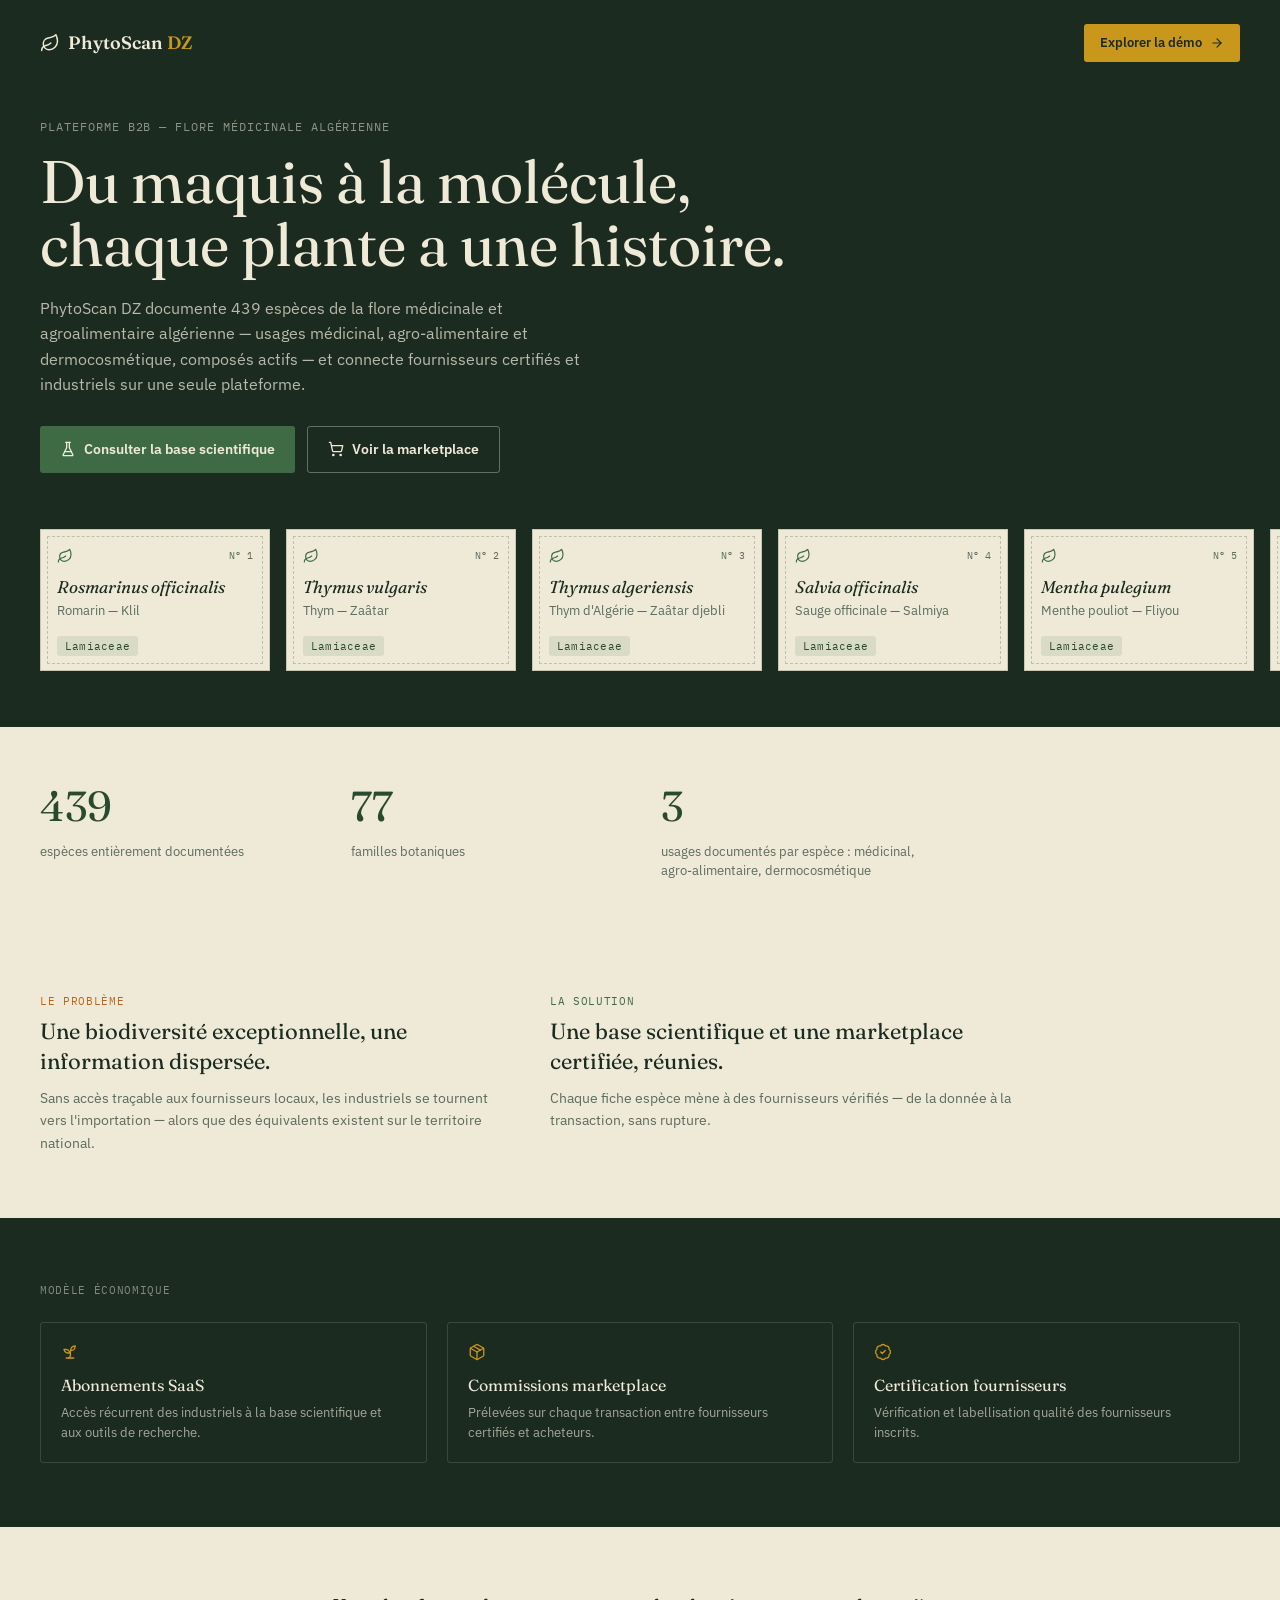
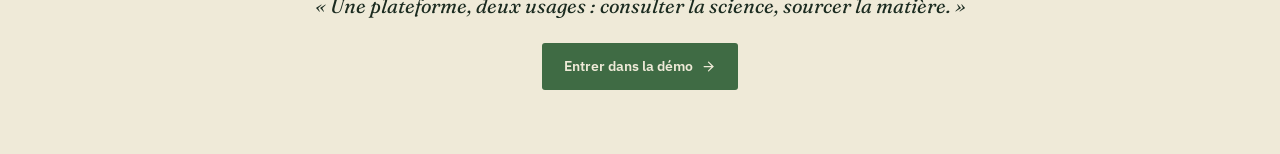
<file: index.html>
<!DOCTYPE html>
<html lang="fr">
<head>
<meta charset="UTF-8" />
<meta name="viewport" content="width=device-width, initial-scale=1.0" />
<title>PhytoScan DZ — Prototype</title>
<meta name="description" content="Plateforme B2B recensant 431 espèces de la flore médicinale et agroalimentaire algérienne, avec 51 fiches déjà documentées, et connectant fournisseurs certifiés et industriels." />
<link rel="stylesheet" href="tailwind.css" />
<link rel="preconnect" href="https://fonts.googleapis.com">
<link rel="preconnect" href="https://fonts.gstatic.com" crossorigin>
<link href="https://fonts.googleapis.com/css2?family=Fraunces:ital,opsz,wght@0,9..144,400;0,9..144,600;0,9..144,700;1,9..144,500&family=IBM+Plex+Sans:wght@400;500;600&family=IBM+Plex+Mono:wght@400;500&display=swap" rel="stylesheet">
<style>html, body { margin: 0; padding: 0; }</style>
</head>
  <body>
  <div id="root"></div>
  <script src="bundle.js"></script>
</body>
</html>
</file>
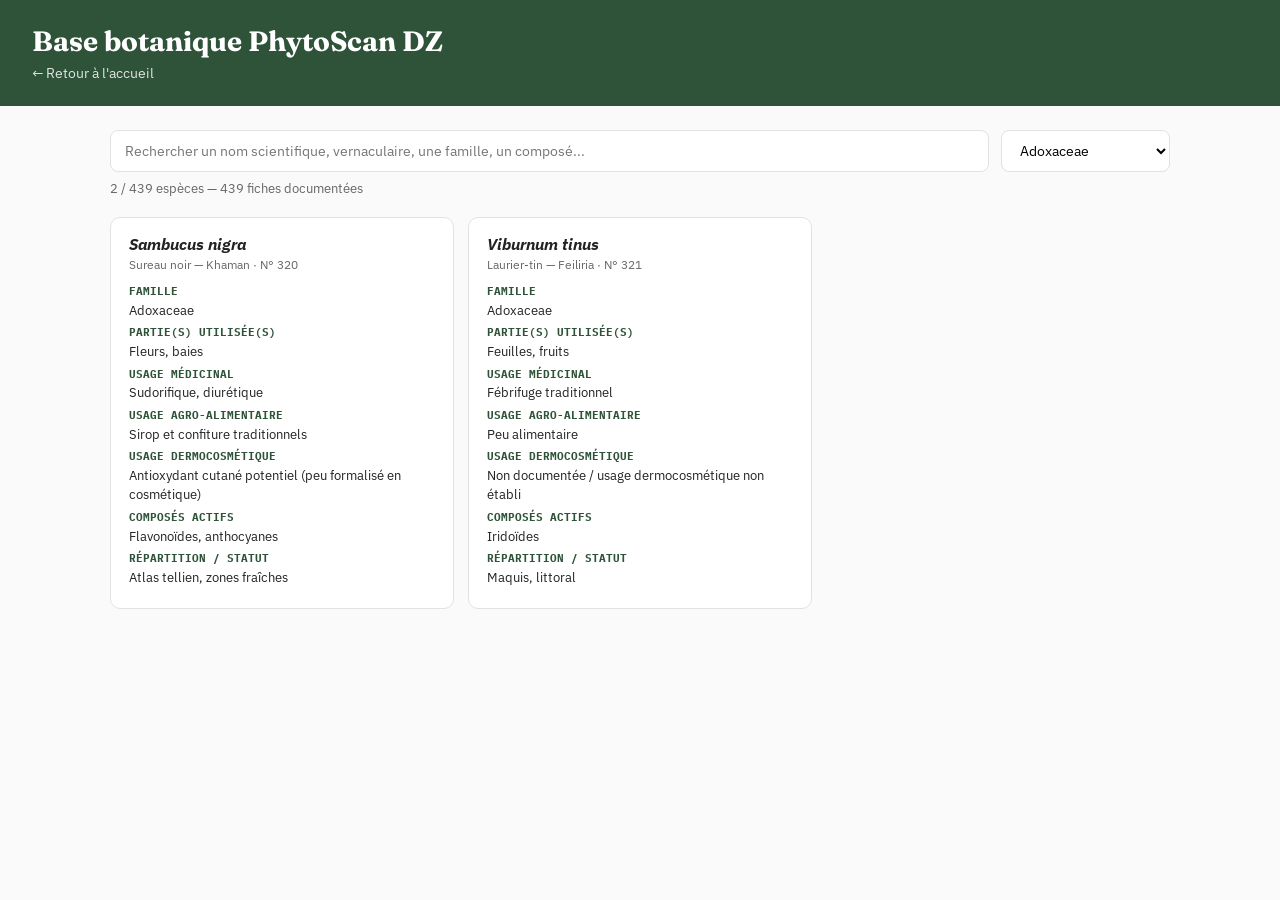
<file: base-botanique.html>
<!DOCTYPE html>
<html lang="fr">
<head>
<meta charset="UTF-8" />
<meta name="viewport" content="width=device-width, initial-scale=1.0" />
<title>PhytoScan DZ — Base botanique</title>
<meta name="description" content="Base de données de la flore médicinale et agro-alimentaire algérienne — 439 espèces documentées — PhytoScan DZ" />
<link rel="preconnect" href="https://fonts.googleapis.com">
<link rel="preconnect" href="https://fonts.gstatic.com" crossorigin>
<link href="https://fonts.googleapis.com/css2?family=Fraunces:ital,opsz,wght@0,9..144,400;0,9..144,600;0,9..144,700;1,9..144,500&family=IBM+Plex+Sans:wght@400;500;600&family=IBM+Plex+Mono:wght@400;500&display=swap" rel="stylesheet">
<style>
  :root { --green: #2E5339; --green-light: #EAF1EC; --text: #222; --muted: #666; --border: #e2e2e2; }
  * { box-sizing: border-box; }
  html, body { margin: 0; padding: 0; }
  body { font-family: 'IBM Plex Sans', Arial, sans-serif; color: var(--text); background: #fafafa; }
  header { background: var(--green); color: #fff; padding: 24px 32px; }
  header h1 { font-family: 'Fraunces', serif; margin: 0 0 4px 0; font-size: 28px; }
  header a { color: #fff; opacity: 0.85; text-decoration: none; font-size: 14px; }
  header a:hover { opacity: 1; text-decoration: underline; }
  main { max-width: 1100px; margin: 0 auto; padding: 24px 20px 60px; }
  .controls { display: flex; gap: 12px; flex-wrap: wrap; margin-bottom: 8px; }
  .controls input, .controls select {
    padding: 10px 14px; border: 1px solid var(--border); border-radius: 8px;
    font-family: inherit; font-size: 14px; background: #fff;
  }
  .controls input { flex: 1; min-width: 240px; }
  .count { color: var(--muted); font-size: 13px; margin: 8px 0 20px; }
  .grid { display: grid; gap: 14px; grid-template-columns: repeat(auto-fill, minmax(300px, 1fr)); }
  .card { background: #fff; border: 1px solid var(--border); border-radius: 10px; padding: 16px 18px; }
  .card h3 { margin: 0 0 2px 0; font-size: 16px; font-style: italic; }
  .card .meta { font-size: 12px; color: var(--muted); margin: 0 0 10px 0; }
  .card p { margin: 5px 0; font-size: 13px; line-height: 1.5; }
  .card p strong { color: var(--green); display: block; font-size: 10.5px; font-family: 'IBM Plex Mono', monospace; text-transform: uppercase; margin-bottom: 1px; }
  .empty { text-align: center; color: var(--muted); padding: 40px 0; }
</style>
</head>
<body>

<header>
  <h1>Base botanique PhytoScan DZ</h1>
  <a href="index.html">&larr; Retour à l'accueil</a>
</header>

<main>
  <div class="controls">
    <input id="search" type="text" placeholder="Rechercher un nom scientifique, vernaculaire, une famille, un composé..." />
    <select id="family"></select>
  </div>
  <p class="count" id="count"></p>
  <div class="grid" id="grid"></div>
  <div class="empty" id="empty" style="display:none;">Aucune plante ne correspond à ta recherche.</div>
</main>

<script>
let plants = [];

async function init() {
  const res = await fetch('plants.json');
  plants = await res.json();

  const familySelect = document.getElementById('family');
  const families = ["Toutes les familles", ...new Set(plants.map(p => p.family))].sort();
  familySelect.innerHTML = families.map(f => `<option value="${f}">${f}</option>`).join('');

  document.getElementById('search').addEventListener('input', render);
  familySelect.addEventListener('change', render);

  render();
}

function render() {
  const q = document.getElementById('search').value.trim().toLowerCase();
  const family = document.getElementById('family').value;

  const filtered = plants.filter(p => {
    const matchesFamily = !family || family === "Toutes les familles" || p.family === family;
    if (!matchesFamily) return false;
    if (!q) return true;
    return [p.scientificName, p.vernacularNameFr, p.vernacularNameAr, p.family, p.activeCompounds, p.medicinalUse, p.agroFoodUse, p.dermocosmeticUse]
      .join(' ').toLowerCase().includes(q);
  });

  document.getElementById('count').textContent = `${filtered.length} / ${plants.length} espèces — 439 fiches documentées`;

  const grid = document.getElementById('grid');
  const empty = document.getElementById('empty');

  if (filtered.length === 0) {
    grid.innerHTML = '';
    empty.style.display = 'block';
    return;
  }
  empty.style.display = 'none';

  grid.innerHTML = filtered.map(p => `
    <div class="card">
      <h3>${p.scientificName}</h3>
      <p class="meta">${p.vernacularNameFr} — ${p.vernacularNameAr} · N° ${p.id}</p>
      <p><strong>Famille</strong>${p.family}</p>
      <p><strong>Partie(s) utilisée(s)</strong>${p.partsUsed}</p>
      <p><strong>Usage médicinal</strong>${p.medicinalUse}</p>
      <p><strong>Usage agro-alimentaire</strong>${p.agroFoodUse}</p>
      <p><strong>Usage dermocosmétique</strong>${p.dermocosmeticUse}</p>
      <p><strong>Composés actifs</strong>${p.activeCompounds}</p>
      <p><strong>Répartition / statut</strong>${p.distributionStatus}</p>
    </div>
  `).join('');
}

init();
</script>

</body>
</html>
</file>
